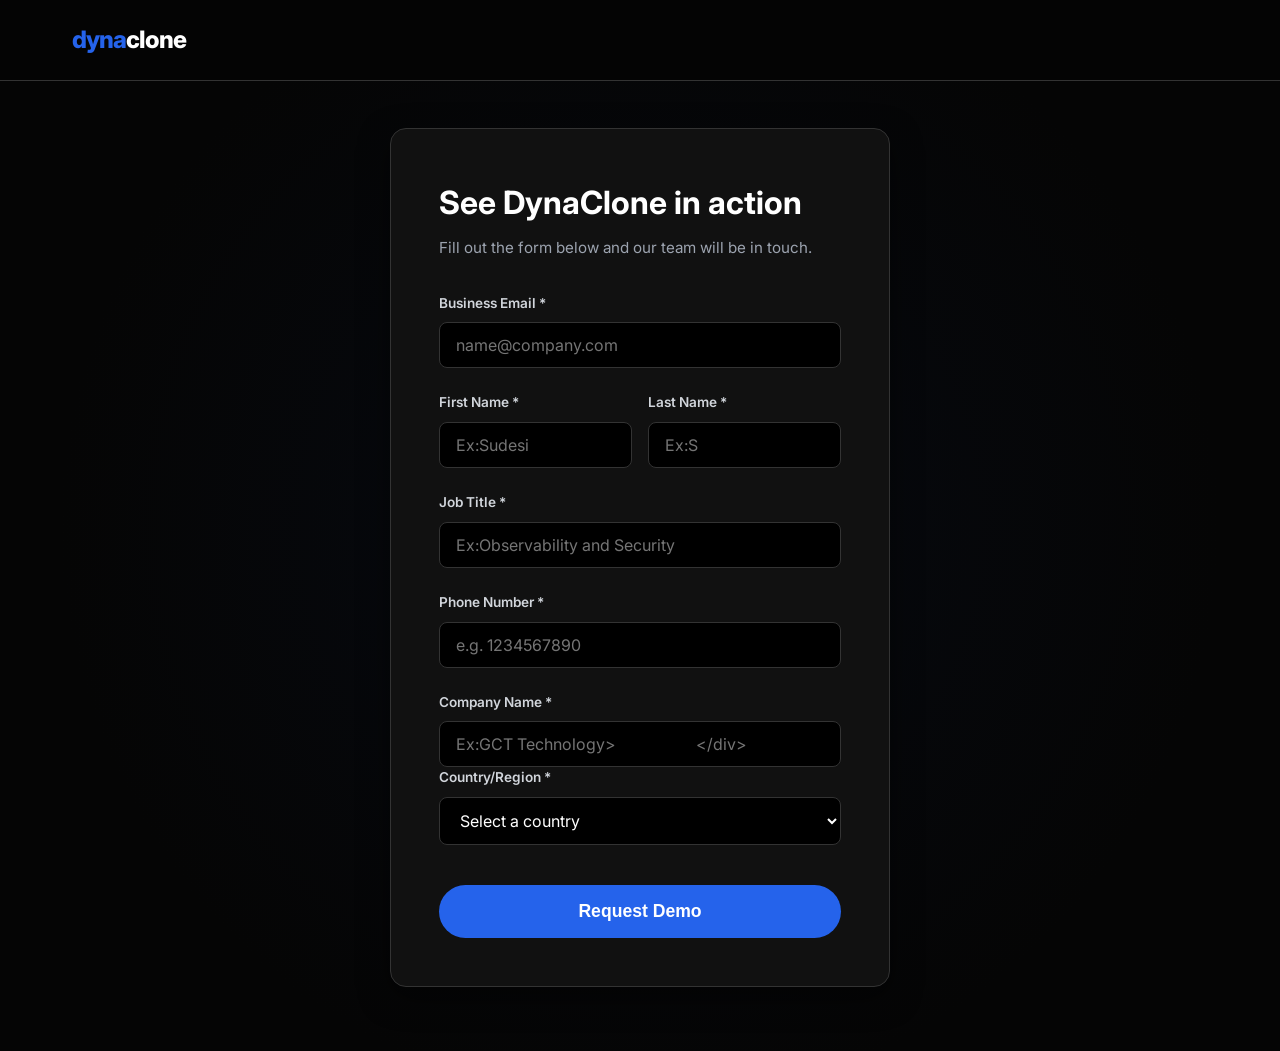
<file: UP COMING EVENT/demo.html>
<!DOCTYPE html>
<html lang="en">
<head>
    <meta charset="UTF-8">
    <meta name="viewport" content="width=device-width, initial-scale=1.0">
    <title>Request a Demo - DynaClone</title>
    <link rel="icon" type="image/svg+xml" href="favicon.svg">
    <link rel="stylesheet" href="style.css">
    <link href="https://fonts.googleapis.com/css2?family=Inter:wght@400;600;800&display=swap" rel="stylesheet">
</head>
<body>

    <nav id="navbar" class="nav-solid">
        <div class="nav-container">
            <a href="index.html" class="logo">dyna<span>clone</span></a>
        </div>
    </nav>

    <section class="demo-section">
        <div class="demo-container fade-in">
            
            <div id="form-box" class="form-box">
                <h2>See DynaClone in action</h2>
                <p class="subtitle">Fill out the form below and our team will be in touch.</p>
                
                <form id="demo-form">
                    <div class="form-group">
                        <label for="email">Business Email *</label>
                        <input type="email" id="email" required placeholder="name@company.com">
                    </div>
                    
                    <div class="form-row">
                        <div class="form-group">
                            <label for="fname">First Name *</label>
                            <input type="text" id="fname" required placeholder="Ex:Sudesi">
                        </div>
                        <div class="form-group">
                            <label for="lname">Last Name *</label>
                            <input type="text" id="lname" required  placeholder="Ex:S">
                        </div>
                    </div>

                    <div class="form-group">
                        <label for="job">Job Title *</label>
                        <input type="text" id="job" required placeholder="Ex:Observability and Security">
                    </div>

                    <div class="form-group">
                        <label for="phone">Phone Number *</label>
                        <input type="tel" id="phone" pattern="[0-9]+" title="Please enter numbers only" required placeholder="e.g. 1234567890">
                    </div>

                    <div class="form-group">
                        <label for="company">Company Name *</label>
                        <input type="text" id="company" required placeholder="Ex:GCT Technology>
                    </div>

                    <div class="form-group">
                        <label for="country">Country/Region *</label>
                        <select id="country" required>
                            <option value="" disabled selected>Select a country</option>
                            <option value="US">United States</option>
                            <option value="UK">United Kingdom</option>
                            <option value="CA">Canada</option>
                            <option value="AU">Australia</option>
                            <option value="IN">India</option>
                            <option value="OTHER">Other</option>
                        </select>
                    </div>

                    <button type="submit" class="btn btn-primary btn-full">Request Demo</button>
                </form>
            </div>

            <div id="success-box" class="form-box hidden text-center">
                <div class="success-icon">✓</div>
                <h2>Thank you for your request!</h2>
                <p class="subtitle" style="margin-bottom: 2rem;">We'll contact you shortly.</p>
                <div class="divider"></div>
                <p class="help-text">Still not sure?<br>Contact us and we’ll help you.</p>
                <a href="index.html" class="btn btn-outline mt-4">Contact</a> 
            </div>

        </div>
    </section>

    <script src="script.js"></script>
</body>
</html>
</file>
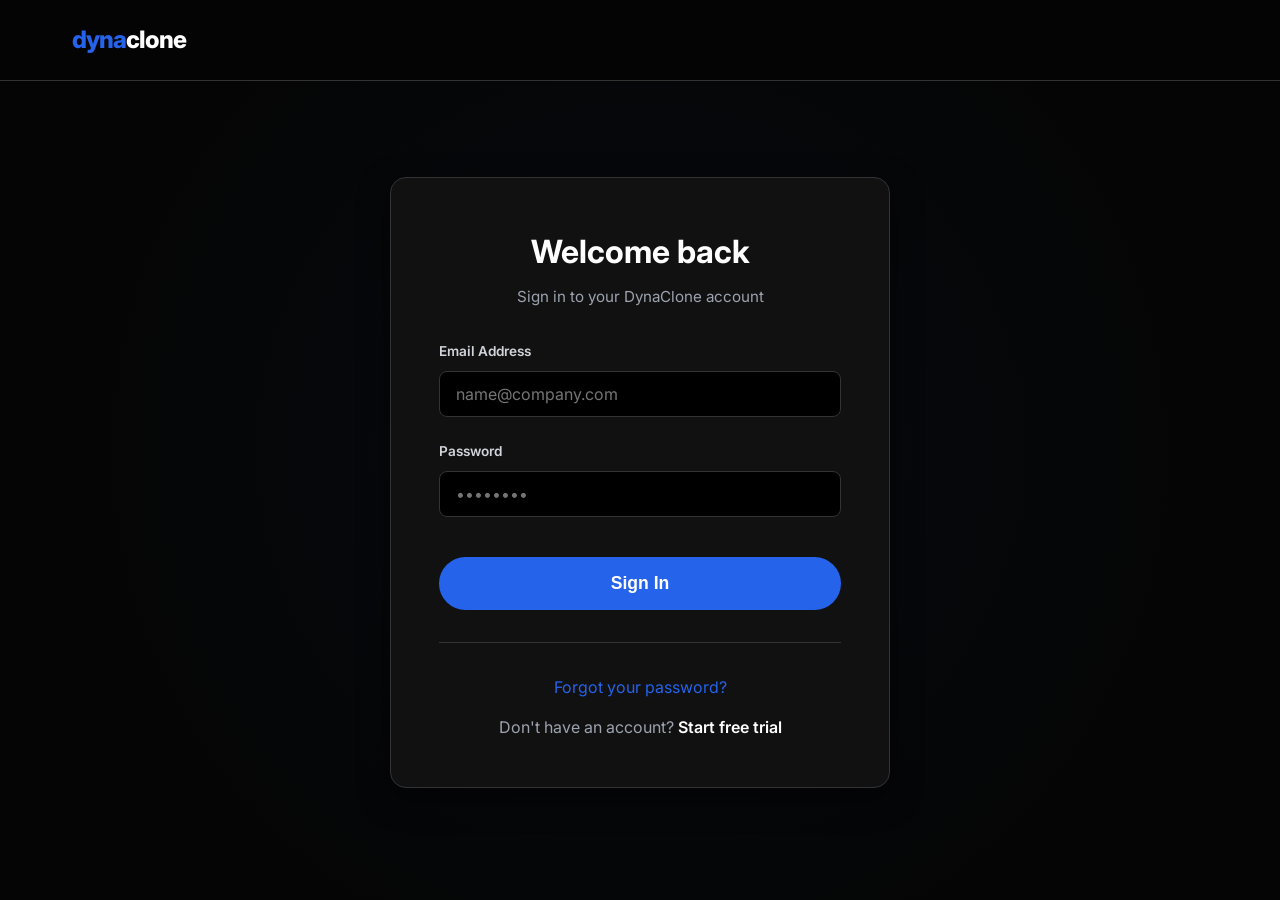
<file: UP COMING EVENT/signin.html>
<!DOCTYPE html>
<html lang="en">
<head>
    <meta charset="UTF-8">
    <meta name="viewport" content="width=device-width, initial-scale=1.0">
    <title>Sign In - DynaClone</title>
    <link rel="icon" type="image/svg+xml" href="favicon.svg">
    <link rel="stylesheet" href="style.css">
    <link href="https://fonts.googleapis.com/css2?family=Inter:wght@400;600;800&display=swap" rel="stylesheet">
</head>
<body>

    <nav id="navbar" class="nav-solid">
        <div class="nav-container">
            <a href="index.html" class="logo">dyna<span>clone</span></a>
        </div>
    </nav>

    <section class="demo-section">
        <div class="demo-container fade-in">
            
            <div class="form-box text-center">
                <h2>Welcome back</h2>
                <p class="subtitle">Sign in to your DynaClone account</p>
                
                <form id="signin-form" style="text-align: left;">
                    <div class="form-group">
                        <label for="login-email">Email Address</label>
                        <input type="email" id="login-email" required placeholder="name@company.com">
                    </div>
                    
                    <div class="form-group">
                        <label for="login-password">Password</label>
                        <input type="password" id="login-password" required placeholder="••••••••">
                    </div>

                    <button type="submit" class="btn btn-primary btn-full">Sign In</button>
                </form>

                <div class="divider"></div>
                
                <p class="help-text">
                    <a href="#" style="color: var(--primary); text-decoration: none;">Forgot your password?</a>
                </p>
                <p class="help-text mt-4" style="color: var(--text-muted);">
                    Don't have an account? <a href="trial.html" style="color: white; font-weight: 600; text-decoration: none;">Start free trial</a>
                </p>
            </div>

        </div>
    </section>

    <script src="script.js"></script>
</body>
</html>
</file>
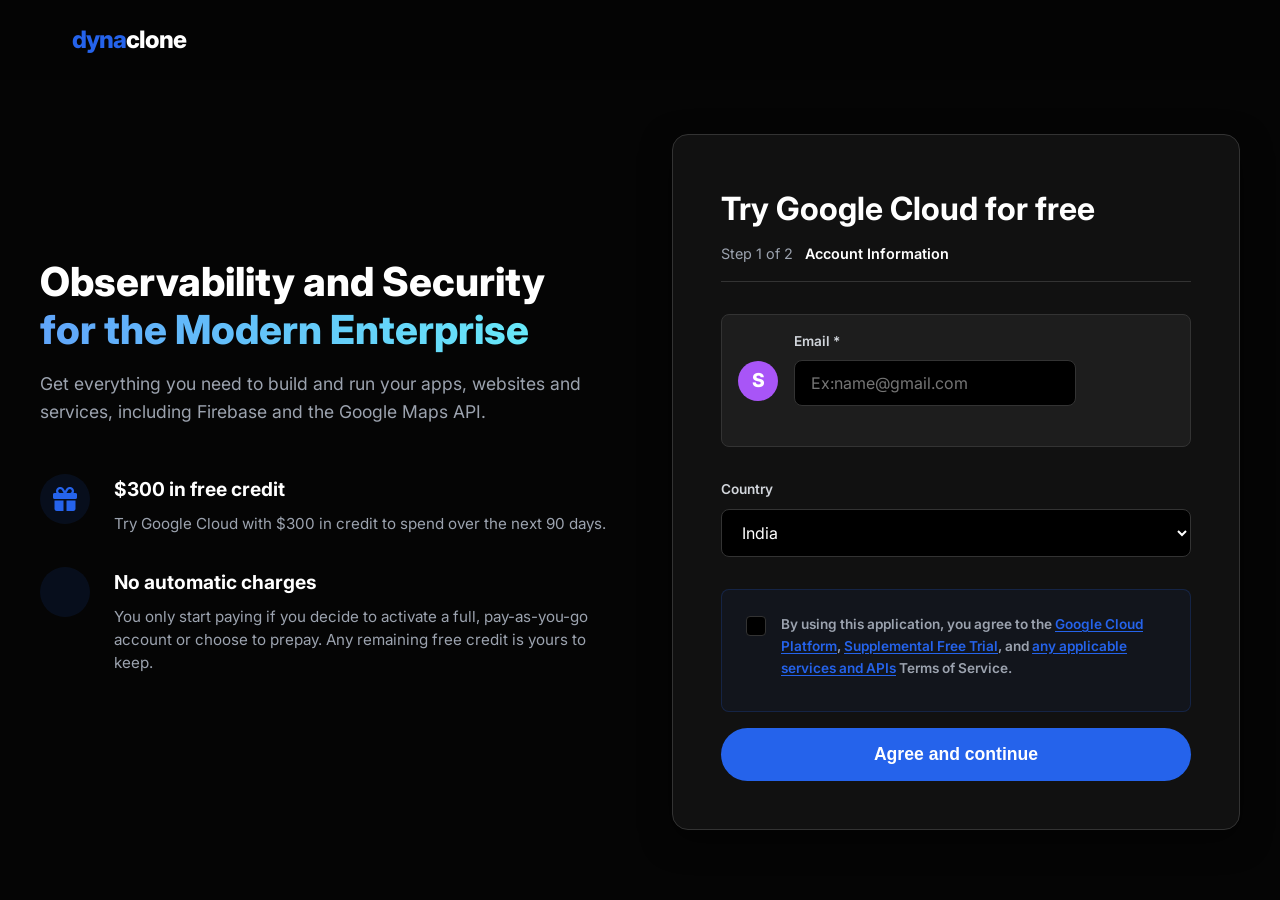
<file: UP COMING EVENT/trial.html>
<!DOCTYPE html>
<html lang="en">
<head>
    <meta charset="UTF-8">
    <meta name="viewport" content="width=device-width, initial-scale=1.0">
    <title>Free Trial - DynaClone</title>
    <link rel="icon" type="image/svg+xml" href="favicon.svg">
    <link rel="stylesheet" href="style.css">
    <link href="https://fonts.googleapis.com/css2?family=Inter:wght@400;600;800&display=swap" rel="stylesheet">
    <link rel="stylesheet" href="https://cdnjs.cloudflare.com/ajax/libs/font-awesome/6.4.0/css/all.min.css">
</head>
<body class="trial-body">

    <nav id="navbar" class="nav-solid" style="border-bottom: none;">
        <div class="nav-container">
            <a href="index.html" class="logo">dyna<span>clone</span></a>
        </div>
    </nav>

    <section class="trial-section fade-in">
        <div class="trial-grid">
            
            <div class="trial-info">
                <h1>Observability and Security <br><span class="text-gradient">for the Modern Enterprise</span></h1>
                <p class="trial-desc">Get everything you need to build and run your apps, websites and services, including Firebase and the Google Maps API.</p>
                
                <div class="perk">
                    <div class="perk-icon"><i class="fa-solid fa-gift"></i></div>
                    <div class="perk-text">
                        <h3>$300 in free credit</h3>
                        <p>Try Google Cloud with $300 in credit to spend over the next 90 days.</p>
                    </div>
                </div>

                <div class="perk">
                    <div class="perk-icon"><i class="fa-solid fa-shield-check"></i></div>
                    <div class="perk-text">
                        <h3>No automatic charges</h3>
                        <p>You only start paying if you decide to activate a full, pay-as-you-go account or choose to prepay. Any remaining free credit is yours to keep.</p>
                    </div>
                </div>
            </div>

            <div class="trial-form-container">
                <div class="form-box">
                    <h2>Try Google Cloud for free</h2>
                    <p class="step-indicator">Step 1 of 2 <span class="font-600">Account Information</span></p>
                    
                    <div class="user-profile">
                        <div class="avatar">S</div>
                        <div class="form-group">
                            <label for="fname">Email *</label>
                            <input type="text" id="fname" required placeholder="Ex:name@gmail.com">
                        </div>
                    </div>

                    <form id="trial-form">
                        <div class="form-group">
                            <label for="trial-country">Country</label>
                            <select id="trial-country" required>
                                <option value="India" selected>India</option>
                                <option value="US">United States</option>
                                <option value="UK">United Kingdom</option>
                                <option value="CA">Canada</option>
                                <option value="AU">Australia</option>
                            </select>
                        </div>

                        <div class="terms-box">
                            <label class="checkbox-container">
                                <input type="checkbox" required>
                                <span class="checkmark"></span>
                                <p class="terms-text">
                                    By using this application, you agree to the <a href="#">Google Cloud Platform</a>, <a href="#">Supplemental Free Trial</a>, and <a href="#">any applicable services and APIs</a> Terms of Service.
                                </p>
                            </label>
                        </div>

                        <button type="submit" class="btn btn-primary btn-full mt-4">Agree and continue</button>
                    </form>
                </div>
            </div>

        </div>
    </section>

    <script src="script.js"></script>
</body>
</html>
</file>
<file: UP COMING EVENT/style.css>
/* --- Global Reset & Variables --- */
:root {
    --bg-dark: #050505;
    --bg-card: #111111;
    --text-main: #ffffff;
    --text-muted: #9ca3af;
    --primary: #2563eb;
    --primary-hover: #1d4ed8;
    --border-color: #333333;
    --font-family: 'Inter', sans-serif;
}

* { margin: 0; padding: 0; box-sizing: border-box; }

body {
    background-color: var(--bg-dark);
    color: var(--text-main);
    font-family: var(--font-family);
    line-height: 1.6;
    overflow-x: hidden;
}

a { text-decoration: none; color: inherit; }

/* --- Navigation --- */
nav {
    position: fixed; top: 0; width: 100%; z-index: 100;
    background: rgba(5, 5, 5, 0.8); backdrop-filter: blur(10px);
    border-bottom: 1px solid var(--border-color); transition: background 0.3s ease;
}
.nav-solid { background: rgba(5, 5, 5, 0.95) !important; }

.nav-container {
    max-width: 1200px; margin: 0 auto; padding: 0 2rem;
    height: 80px; display: flex; justify-content: space-between; align-items: center;
}

.logo { font-size: 1.5rem; font-weight: 800; color: var(--primary); letter-spacing: -1px; }
.logo span { color: var(--text-main); }
.nav-links { display: flex; list-style: none; gap: 2rem; }
.nav-links a { font-weight: 600; font-size: 0.95rem; transition: color 0.3s; }
.nav-links a:hover { color: var(--primary); }
.nav-actions { display: flex; align-items: center; gap: 1.5rem; }

/* --- Buttons --- */
.btn {
    padding: 0.6rem 1.5rem; border-radius: 50px; font-weight: 600;
    cursor: pointer; transition: all 0.3s ease; display: inline-block; text-align: center;
}
.btn-primary { background-color: var(--primary); color: white; border: none; }
.btn-primary:hover { background-color: var(--primary-hover); box-shadow: 0 4px 15px rgba(37, 99, 235, 0.4); }
.btn-outline { background-color: transparent; border: 1px solid var(--text-muted); color: white; }
.btn-outline:hover { border-color: white; }
.btn-large { padding: 1rem 2rem; font-size: 1.1rem; }
.btn-full { width: 100%; padding: 1rem; font-size: 1.1rem; margin-top: 1rem; }

/* --- Hero Section --- */
.hero { position: relative; padding: 10rem 2rem 6rem; margin: 0 auto; overflow: hidden; }
.hero-bg-glow {
    position: absolute; top: 10%; left: 50%; transform: translateX(-50%);
    width: 800px; height: 800px; background: radial-gradient(circle, rgba(37,99,235,0.15) 0%, rgba(5,5,5,0) 70%); z-index: -1;
}
.hero-container { max-width: 1300px; margin: 0 auto; display: grid; grid-template-columns: 1fr 1fr; gap: 4rem; align-items: center; }
.hero-text { text-align: left; }
.hero h1 { font-size: 4rem; font-weight: 800; line-height: 1.1; letter-spacing: -2px; margin-bottom: 1.5rem; }
.text-gradient { background: linear-gradient(90deg, #60a5fa, #67e8f9); -webkit-background-clip: text; -webkit-text-fill-color: transparent; }
.hero p { font-size: 1.25rem; color: var(--text-muted); margin-bottom: 2.5rem; }
.hero-buttons { display: flex; gap: 1rem; }

/* Dashboard Image Styling */
.hero-image-wrapper { position: relative; perspective: 1000px; }
.hero-image {
    width: 100%; border-radius: 12px; border: 1px solid var(--border-color);
    box-shadow: 0 25px 50px -12px rgba(37, 99, 235, 0.25);
    transform: rotateY(-10deg) rotateX(5deg); transition: transform 0.5s ease;
}
.hero-image:hover { transform: rotateY(0deg) rotateX(0deg); }

/* --- Features Section --- */
.features { background-color: #000000; padding: 6rem 2rem; }
.features-header { text-align: center; margin-bottom: 4rem; }
.features-header h2 { font-size: 3rem; margin-bottom: 0.5rem; }
.features-header p { color: var(--text-muted); font-size: 1.2rem; }

.features-grid { max-width: 1300px; margin: 0 auto; display: grid; grid-template-columns: repeat(auto-fit, minmax(280px, 1fr)); gap: 2rem; }
.card { background: var(--bg-card); border: 1px solid var(--border-color); border-radius: 16px; transition: transform 0.3s, border-color 0.3s; overflow: hidden; }
.card:hover { transform: translateY(-5px); border-color: rgba(37, 99, 235, 0.5); }

.card-image { width: 100%; height: 160px; object-fit: cover; border-bottom: 1px solid var(--border-color); opacity: 0.8; transition: opacity 0.3s; }
.card:hover .card-image { opacity: 1; }

.icon-wrapper { background: #000; width: 50px; height: 50px; border-radius: 10px; display: flex; align-items: center; justify-content: center; font-size: 1.5rem; margin: 1.5rem 0 1rem 1.5rem; border: 1px solid var(--border-color); }
.card h3 { font-size: 1.25rem; margin: 0 1.5rem 0.5rem; }
.card p { color: var(--text-muted); font-size: 0.95rem; margin: 0 1.5rem 1.5rem; }

/* --- Form Box (Shared Demo, Trial, Sign In) --- */
.form-box { background: var(--bg-card); border: 1px solid var(--border-color); padding: 3rem; border-radius: 16px; box-shadow: 0 10px 30px rgba(0,0,0,0.5); }
.form-box h2 { font-size: 2rem; margin-bottom: 0.5rem; }
.subtitle { color: var(--text-muted); margin-bottom: 2rem; font-size: 0.95rem; }
.form-group { margin-bottom: 1.5rem; text-align: left; }
.form-row { display: flex; gap: 1rem; }
.form-row .form-group { flex: 1; }
label { display: block; font-size: 0.85rem; font-weight: 600; margin-bottom: 0.5rem; color: #d1d5db; }
input, select { width: 100%; padding: 0.75rem 1rem; background-color: #000; border: 1px solid var(--border-color); border-radius: 8px; color: white; font-family: var(--font-family); font-size: 1rem; transition: border-color 0.3s; }
input:focus, select:focus { outline: none; border-color: var(--primary); box-shadow: 0 0 0 2px rgba(37, 99, 235, 0.2); }

/* Utilities */
.demo-section { padding: 8rem 2rem 4rem; min-height: 100vh; display: flex; justify-content: center; align-items: center; background: radial-gradient(circle at center, rgba(37,99,235,0.05) 0%, var(--bg-dark) 70%); }
.demo-container { width: 100%; max-width: 500px; }
.success-icon { width: 60px; height: 60px; background: rgba(74, 222, 128, 0.1); color: #4ade80; border-radius: 50%; display: flex; align-items: center; justify-content: center; font-size: 2rem; margin: 0 auto 1.5rem; }
.divider { height: 1px; background: var(--border-color); margin: 2rem 0; }
.help-text { color: var(--text-muted); line-height: 1.5; }
.mt-4 { margin-top: 1rem; }
.hidden { display: none !important; }
.text-center { text-align: center; }

/* --- Trial Page Specific --- */
.trial-body { background-color: var(--bg-dark); }
.trial-section { padding: 8rem 2rem 4rem; min-height: 100vh; display: flex; justify-content: center; align-items: center; }
.trial-grid { max-width: 1200px; width: 100%; margin: 0 auto; display: grid; grid-template-columns: 1fr 1fr; gap: 4rem; align-items: center; }
.trial-info h1 { font-size: 2.5rem; font-weight: 800; line-height: 1.2; margin-bottom: 1rem; }
.trial-desc { font-size: 1.1rem; color: var(--text-muted); margin-bottom: 3rem; line-height: 1.6; }
.perk { display: flex; gap: 1.5rem; margin-bottom: 2rem; }
.perk-icon { font-size: 1.5rem; color: var(--primary); background: rgba(37, 99, 235, 0.1); width: 50px; height: 50px; border-radius: 50%; display: flex; align-items: center; justify-content: center; flex-shrink: 0; }
.perk-text h3 { font-size: 1.2rem; margin-bottom: 0.5rem; }
.perk-text p { color: var(--text-muted); font-size: 0.95rem; line-height: 1.5; }

.step-indicator { color: var(--text-muted); font-size: 0.9rem; margin-bottom: 2rem; border-bottom: 1px solid var(--border-color); padding-bottom: 1rem; }
.font-600 { font-weight: 600; color: white; margin-left: 0.5rem; }
.user-profile { display: flex; align-items: center; gap: 1rem; background: rgba(255, 255, 255, 0.05); padding: 1rem; border-radius: 8px; margin-bottom: 2rem; border: 1px solid var(--border-color); }
.avatar { width: 40px; height: 40px; background-color: #a855f7; color: white; border-radius: 50%; display: flex; align-items: center; justify-content: center; font-weight: 800; font-size: 1.2rem; }
.user-name { font-weight: 600; font-size: 1rem; }
.user-email { color: var(--text-muted); font-size: 0.85rem; }

/* Custom Checkbox */
.terms-box { margin-top: 2rem; background: rgba(37, 99, 235, 0.05); padding: 1.5rem; border-radius: 8px; border: 1px solid rgba(37, 99, 235, 0.2); }
.checkbox-container { display: flex; position: relative; padding-left: 35px; cursor: pointer; font-size: 0.85rem; user-select: none; }
.checkbox-container input { position: absolute; opacity: 0; cursor: pointer; height: 0; width: 0; }
.checkmark { position: absolute; top: 2px; left: 0; height: 20px; width: 20px; background-color: #000; border: 1px solid var(--border-color); border-radius: 4px; transition: all 0.2s; }
.checkbox-container input:checked ~ .checkmark { background-color: var(--primary); border-color: var(--primary); }
.checkmark:after { content: ""; position: absolute; display: none; }
.checkbox-container input:checked ~ .checkmark:after { display: block; }
.checkbox-container .checkmark:after { left: 6px; top: 2px; width: 5px; height: 10px; border: solid white; border-width: 0 2px 2px 0; transform: rotate(45deg); }
.terms-text { color: var(--text-muted); line-height: 1.6; }
.terms-text a { color: var(--primary); text-decoration: underline; text-underline-offset: 2px; }

/* --- Scroll Animations --- */
.fade-in { opacity: 0; transform: translateY(30px); transition: opacity 0.8s ease-out, transform 0.8s ease-out; }
.fade-in.visible { opacity: 1; transform: translateY(0); }

/* --- Mobile Responsiveness --- */
@media (max-width: 992px) {
    .hero-container { grid-template-columns: 1fr; text-align: center; }
    .hero-text { text-align: center; }
    .hero-buttons { justify-content: center; }
    .hero-image { transform: none; }
    .trial-grid { grid-template-columns: 1fr; gap: 3rem; }
    .trial-info { text-align: center; }
    .perk { text-align: left; background: var(--bg-card); padding: 1.5rem; border-radius: 12px; border: 1px solid var(--border-color); }
}
@media (max-width: 768px) {
    .nav-links, .sign-in { display: none; }
    .hero h1 { font-size: 3rem; }
    .features-header h2 { font-size: 2rem; }
    .form-row { flex-direction: column; gap: 0; }
}
</file>
